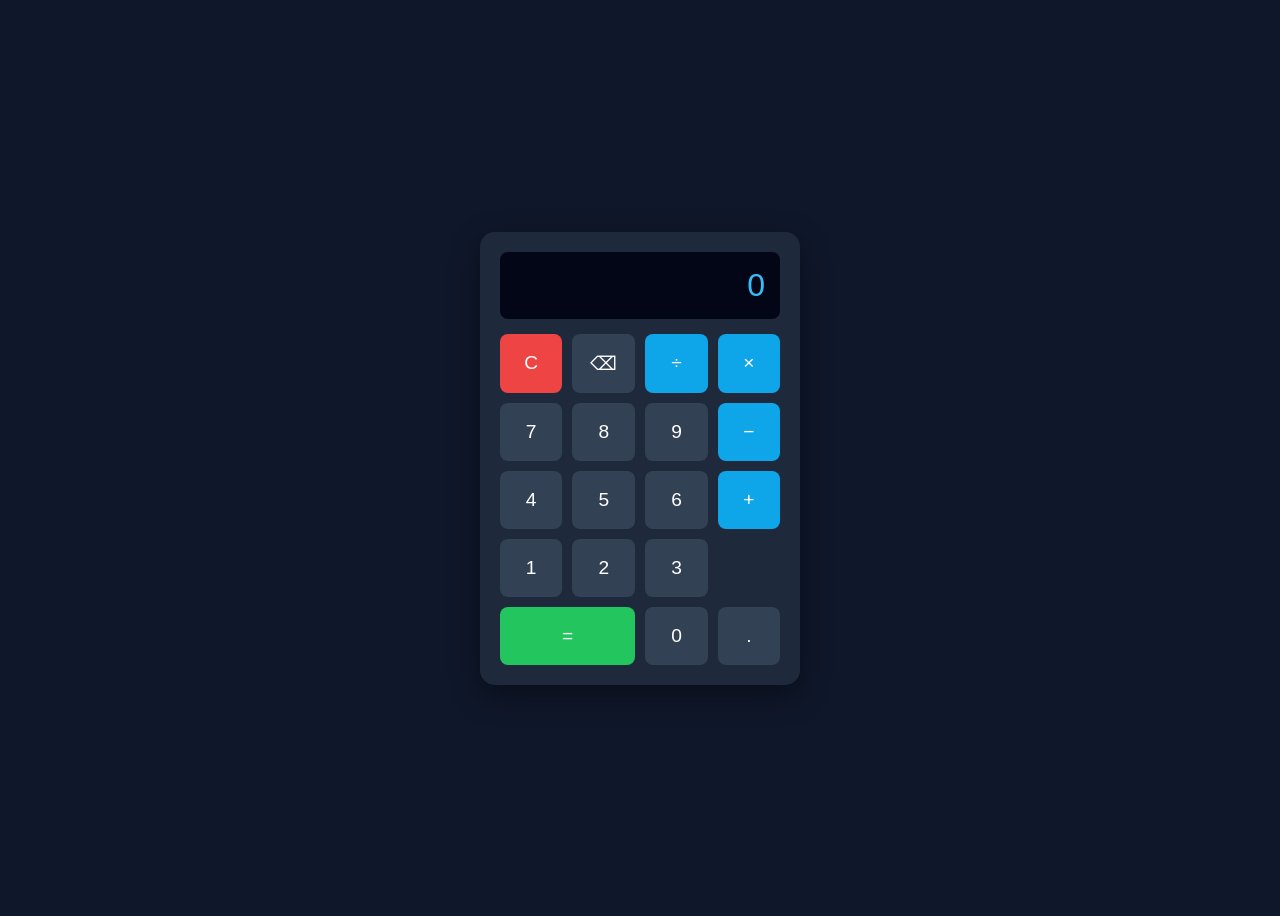
<file: CodeAlpha_Calculator/index.html>
<!DOCTYPE html>
<html lang="en">
<head>
<meta charset="UTF-8">
<title>Calculator</title>
<link rel="stylesheet" href="calculator.css">
</head>

<body>

<div class="calculator">
  <div id="display" class="display">0</div>

  <div class="buttons">
    <button class="clear" onclick="clearDisplay()">C</button>
    <button onclick="deleteLast()">⌫</button>
    <button class="operator" onclick="appendValue('/')">÷</button>
    <button class="operator" onclick="appendValue('*')">×</button>

    <button onclick="appendValue('7')">7</button>
    <button onclick="appendValue('8')">8</button>
    <button onclick="appendValue('9')">9</button>
    <button class="operator" onclick="appendValue('-')">−</button>

    <button onclick="appendValue('4')">4</button>
    <button onclick="appendValue('5')">5</button>
    <button onclick="appendValue('6')">6</button>
    <button class="operator" onclick="appendValue('+')">+</button>

    <button onclick="appendValue('1')">1</button>
    <button onclick="appendValue('2')">2</button>
    <button onclick="appendValue('3')">3</button>
    <button class="equal" onclick="calculate()">=</button>

    <button onclick="appendValue('0')">0</button>
    <button onclick="appendValue('.')">.</button>
  </div>
</div>

<script src="script.js"></script>
</body>
</html>
</file>
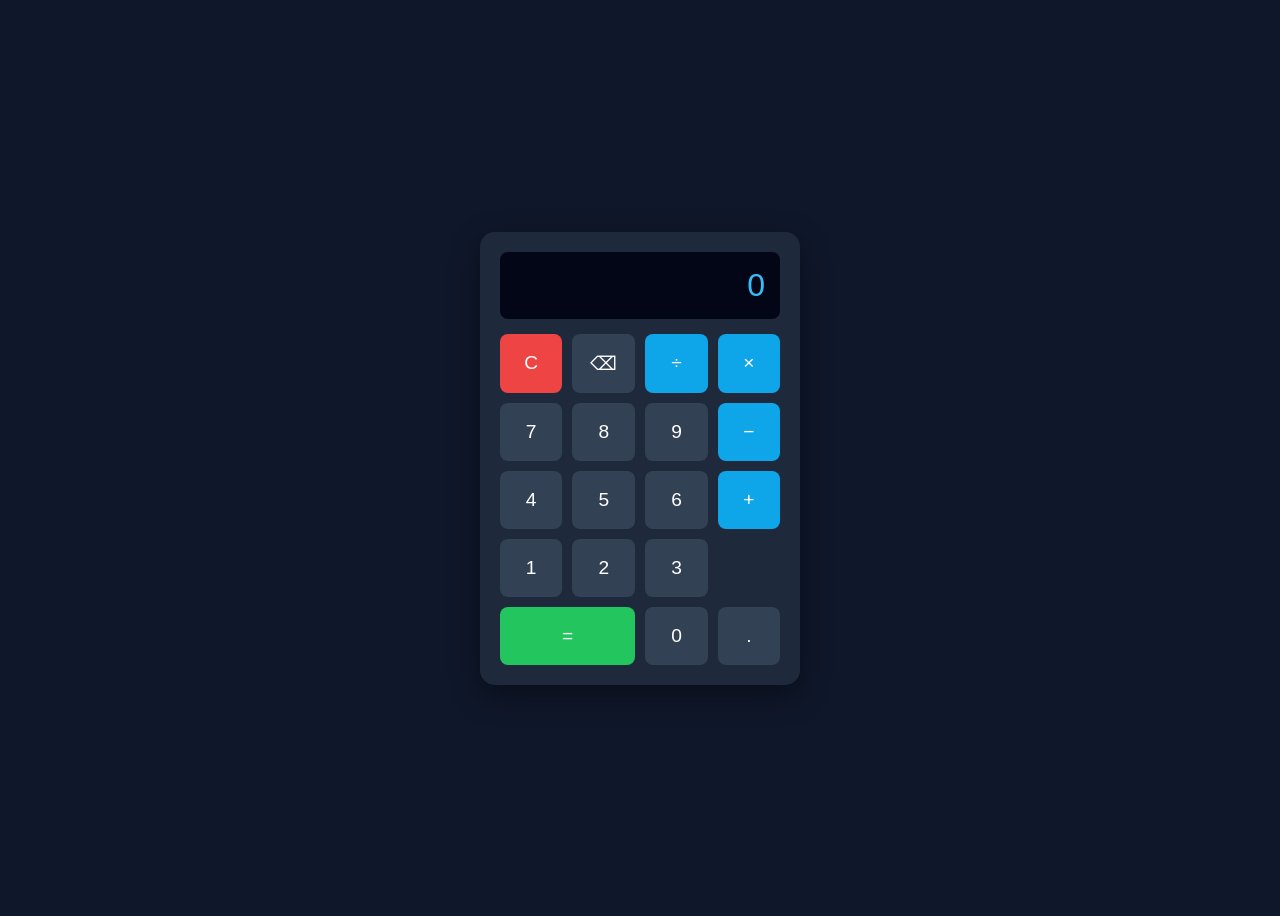
<file: CodeAlpha_Calculator/calculator1.html>
<!DOCTYPE html>
<html lang="en">
<head>
<meta charset="UTF-8">
<title>Calculator</title>
<link rel="stylesheet" href="calculator.css">
</head>

<body>

<div class="calculator">
  <div id="display" class="display">0</div>

  <div class="buttons">
    <button class="clear" onclick="clearDisplay()">C</button>
    <button onclick="deleteLast()">⌫</button>
    <button class="operator" onclick="appendValue('/')">÷</button>
    <button class="operator" onclick="appendValue('*')">×</button>

    <button onclick="appendValue('7')">7</button>
    <button onclick="appendValue('8')">8</button>
    <button onclick="appendValue('9')">9</button>
    <button class="operator" onclick="appendValue('-')">−</button>

    <button onclick="appendValue('4')">4</button>
    <button onclick="appendValue('5')">5</button>
    <button onclick="appendValue('6')">6</button>
    <button class="operator" onclick="appendValue('+')">+</button>

    <button onclick="appendValue('1')">1</button>
    <button onclick="appendValue('2')">2</button>
    <button onclick="appendValue('3')">3</button>
    <button class="equal" onclick="calculate()">=</button>

    <button onclick="appendValue('0')">0</button>
    <button onclick="appendValue('.')">.</button>
  </div>
</div>

<script src="script.js"></script>
</body>
</html>
</file>
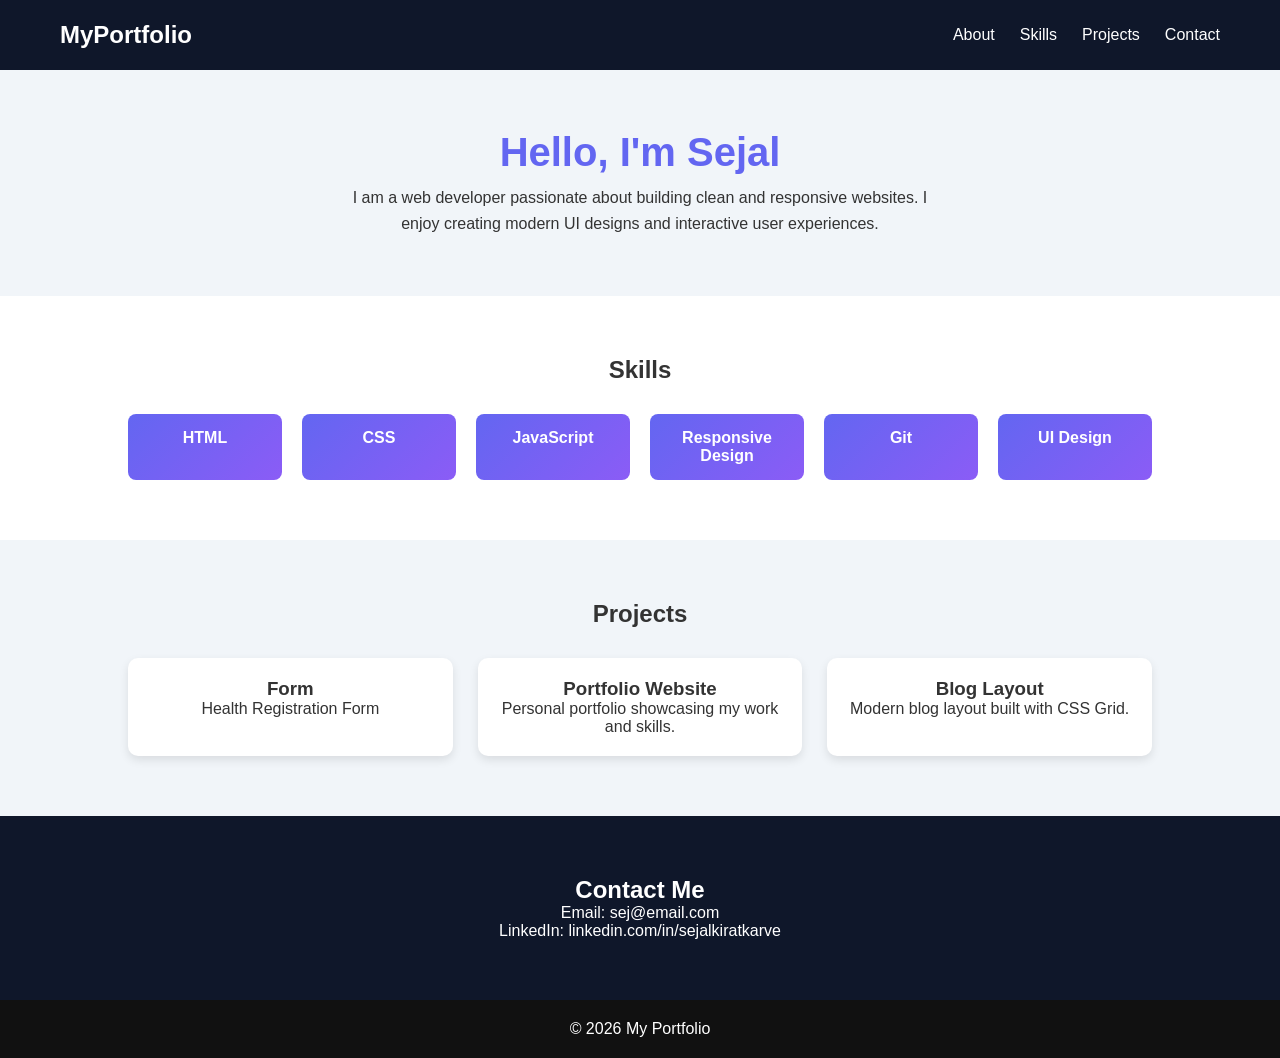
<file: CodeAlpha_Portfolio/portfolioo.html>
<!DOCTYPE html>
<html lang="en">
<head>
<meta charset="UTF-8">
<meta name="viewport" content="width=device-width, initial-scale=1.0">
<title>My Portfolio</title>

<link rel="stylesheet" href="portfolio.css">

</head>

<body>


<nav>
<h2>MyPortfolio</h2>
<ul>
<li><a href="#about">About</a></li>
<li><a href="#skills">Skills</a></li>
<li><a href="#projects">Projects</a></li>
<li><a href="#contact">Contact</a></li>
</ul>
</nav>


<section class="about" id="about">
<h1>Hello, I'm Sejal</h1>
<p>
I am a web developer passionate about building clean and responsive websites.
I enjoy creating modern UI designs and interactive user experiences.
</p>
</section>

<section class="skills" id="skills">
<h2>Skills</h2>

<div class="skill-grid">
<div class="skill">HTML</div>
<div class="skill">CSS</div>
<div class="skill">JavaScript</div>
<div class="skill">Responsive Design</div>
<div class="skill">Git</div>
<div class="skill">UI Design</div>
</div>

</section>


<section class="projects" id="projects">
<h2>Projects</h2>

<div class="project-grid">

<div class="project">
<h3>Form</h3>
<p>Health Registration Form</p>
</div>

<div class="project">
<h3>Portfolio Website</h3>
<p>Personal portfolio showcasing my work and skills.</p>
</div>

<div class="project">
<h3>Blog Layout</h3>
<p>Modern blog layout built with CSS Grid.</p>
</div>

</div>

</section>


<section class="contact" id="contact">
<h2>Contact Me</h2>
<p>Email: sej@email.com</p>
<p>LinkedIn: linkedin.com/in/sejalkiratkarve</p>
</section>

<footer>
<p>© 2026 My Portfolio</p>
</footer>

</body>
</html>
</file>
<file: CodeAlpha_Calculator/calculator.css>
body {
  background: #0f172a;
  display: flex;
  justify-content: center;
  align-items: center;
  height: 100vh;
  font-family: Arial, sans-serif;
}

.calculator {
  background: #1e293b;
  padding: 20px;
  border-radius: 15px;
  width: 280px;
  box-shadow: 0 10px 30px rgba(0,0,0,0.4);
}

.display {
  background: #020617;
  color: #38bdf8;
  font-size: 2rem;
  text-align: right;
  padding: 15px;
  border-radius: 8px;
  margin-bottom: 15px;
  overflow-x: auto;
}

.buttons {
  display: grid;
  grid-template-columns: repeat(4, 1fr);
  gap: 10px;
}

button {
  padding: 18px;
  font-size: 1.2rem;
  border: none;
  border-radius: 8px;
  cursor: pointer;
  background: #334155;
  color: white;
  transition: 0.2s;
}

button:hover {
  background: #475569;
}

.operator {
  background: #0ea5e9;
}

.operator:hover {
  background: #38bdf8;
}

.equal {
  background: #22c55e;
  grid-column: span 2;
}

.equal:hover {
  background: #4ade80;
}

.clear {
  background: #ef4444;
}

.clear:hover {
  background: #f87171;
}
</file>
<file: CodeAlpha_Portfolio/portfolio.css>
:root{
--primary-color:#6366f1;
--secondary-color:#0f172a;
--background-color:#f1f5f9;
--accent-color:#22c55e;
}

*{
margin:0;
padding:0;
box-sizing:border-box;
font-family:Arial, sans-serif;
scroll-behavior:smooth;
}

body{
background:var(--background-color);
color:#333;
}

nav{
display:flex;
justify-content:space-between;
align-items:center;
padding:15px 60px;
background:var(--secondary-color);
color:white;
position:sticky;
top:0;
height:70px;
}

nav ul{
list-style:none;
display:flex;
gap:25px;
}

nav a{
text-decoration:none;
color:white;
transition:0.3s;
}

nav a:hover{
color:var(--primary-color);
}


section{
padding:60px 10%;
scroll-margin-top:80px; /* FIX for clicking */
}

.about{
display:flex;
flex-direction:column;
align-items:center;
text-align:center;
}

.about h1{
font-size:40px;
margin-bottom:10px;
color:var(--primary-color);
}

.about p{
max-width:600px;
line-height:1.6;
}


.skills{
background:white;
text-align:center;
}

.skills h2{
margin-bottom:30px;
}

.skill-grid{
display:grid;
grid-template-columns:repeat(auto-fit,minmax(120px,1fr));
gap:20px;
}


.skill{
background:linear-gradient(135deg,#6366f1,#8b5cf6);
color:white;
padding:15px;
border-radius:8px;
transition:0.3s;
font-weight:bold;
}

.skill:hover{
transform:scale(1.08);
}


.projects{
text-align:center;
}

.project-grid{
display:grid;
grid-template-columns:repeat(auto-fit,minmax(250px,1fr));
gap:25px;
margin-top:30px;
}

.project{
background:white;
padding:20px;
border-radius:10px;
box-shadow:0 4px 10px rgba(0,0,0,0.1);
transition:0.3s;
}

.project:hover{
transform:translateY(-10px);
}


.contact{
background:var(--secondary-color);
color:white;
text-align:center;
}

.contact a{
color:var(--accent-color);
text-decoration:none;
}


footer{
text-align:center;
padding:20px;
background:#111;
color:white;
}


@media(max-width:768px){
nav{
flex-direction:column;
gap:10px;
}
}
</file>
